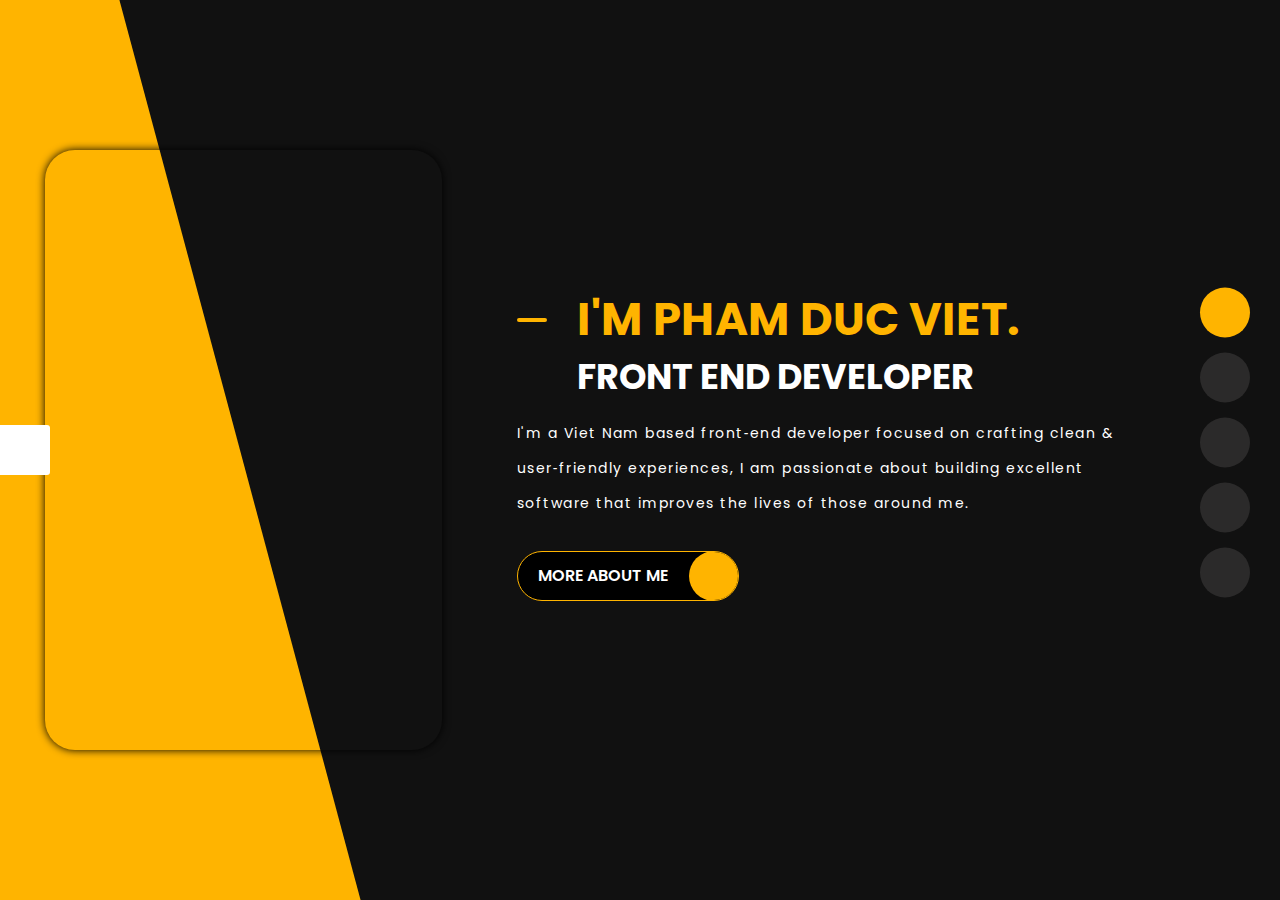
<file: index.html>
<!DOCTYPE html>
<html lang="en">

<head>
    <meta charset="UTF-8">
    <meta http-equiv="X-UA-Compatible" content="IE=edge">
    <meta name="viewport" content="width=device-width, initial-scale=1.0">
    <link href="https://fonts.googleapis.com/css2?family=Great+Vibes&display=swap" rel="stylesheet">
    <link href="https://fonts.googleapis.com/css2?family=Poppins:wght@200;300;400;500;600;700;800;900&display=swap"
        rel="stylesheet">
    <link href="https://fonts.googleapis.com/css2?family=Josefin+Slab:wght@400;500;600;700&display=swap"
        rel="stylesheet">
    <link rel="stylesheet" href="https://stackpath.bootstrapcdn.com/bootstrap/4.3.1/css/bootstrap.min.css"
        integrity="sha384-ggOyR0iXCbMQv3Xipma34MD+dH/1fQ784/j6cY/iJTQUOhcWr7x9JvoRxT2MZw1T" crossorigin="anonymous">
    <link rel="stylesheet" href="https://cdnjs.cloudflare.com/ajax/libs/font-awesome/5.15.3/css/all.min.css"
        integrity="sha512-iBBXm8fW90+nuLcSKlbmrPcLa0OT92xO1BIsZ+ywDWZCvqsWgccV3gFoRBv0z+8dLJgyAHIhR35VZc2oM/gI1w=="
        crossorigin="anonymous" />
    <title>Document</title>
    <link rel="stylesheet" href="style.css">

</head>

<body>
    <header class="header  ">
        <nav class="navbar navbar-expand-lg navbar-light header__lg">
            <button class="navbar-toggler  " type="button" data-toggle="collapse" data-target="#navbarNav"
                aria-controls="navbarNav" aria-expanded="false" aria-label="Toggle navigation">
                <i class="fas fa-bars"></i>
            </button>
            <div class="collapse navbar-collapse" id="navbarNav">
                <ul class="navbar-nav flex-column navbar__list ">
                    <li
                        class="nav__item nav__item-active active d-flex align-items-lg-center justify-content-lg-center  position-relative  rounded-circle mb-4">
                        <i class="fas fa-home"></i>
                        <a class="nav__link  position-relative " href="index.html">
                            <h2>HOME</h2> </span>
                        </a>
                    </li>
                    <li
                        class="nav__item d-flex align-items-lg-center justify-content-lg-center  position-relative  rounded-circle mb-4">
                        <i class="fas fa-user "></i>
                        <a class="nav__link position-relative" href="about.html">
                            <h2>ABOUT</h2>
                        </a>
                    </li>
                    <li
                        class="nav__item d-flex align-items-lg-center justify-content-lg-center  position-relative  rounded-circle mb-4">
                        <i class="fas fa-briefcase"></i>
                        <a class="nav__link position-relative" href="fortfolio.html">
                            <h2>FORTFOLIO</h2>
                        </a>
                    </li>
                    <li
                        class="nav__item d-flex align-items-lg-center justify-content-lg-center   position-relative  rounded-circle mb-4">
                        <i class="fas fa-envelope-open"></i>
                        <a class="nav__link  position-relative" href="contact.html">
                            <h2>CONTACT</h2>
                        </a>
                    </li>

                    <li
                        class="nav__item d-flex align-items-lg-center justify-content-lg-center position-relative  rounded-circle mb-4">
                        <i class="fas fa-comments"></i>
                        <a class="nav__link  position-relative " href="blog.html">
                            <h2>BLOG</h2>
                        </a>
                    </li>
                </ul>

            </div>
        </nav>
        <nav class="navbar navbar-expand-lg  navbar-dark header__md header__navbar">
            <div class="container">
                <h1 class="text-uppercase title__h1 ">
                </h1>

                <button class="navbar-toggler navbar__button " type="button" data-toggle="collapse"
                    data-target="#collapsibleNavbar" aria-controls="collapsibleNavbar" aria-expanded="false"
                    aria-label="Toggle navigation">
                    <i class="fas fa-bars"></i>
                </button>
            </div>
            <div class="collapse navbar-collapse  " id="collapsibleNavbar">
                <ul class="navbar-nav  navbar__list-md">
                    <li class="navbar__item-md--active ">
                        <i class="fas fa-home"></i>
                        <a class="  " href="index.html">
                            <h2>HOME</h2> </span>
                        </a>
                    </li>
                    <li class="">
                        <i class="fas fa-user "></i>
                        <a class="" href="about.html">
                            <h2>ABOUT</h2>
                        </a>
                    </li>
                    <li class=" ">
                        <i class="fas fa-briefcase"></i>
                        <a class="" href="fortfolio.html">
                            <h2>FORTFOLIO</h2>
                        </a>
                    </li>
                    <li class="">
                        <i class="fas fa-envelope-open"></i>
                        <a class=" " href="contact.html">
                            <h2>CONTACT</h2>
                        </a>
                    </li>

                    <li class="">
                        <i class="fas fa-comments"></i>
                        <a class="  " href="blog.html">
                            <h2>BLOG</h2>
                        </a>
                    </li>
                </ul>
            </div>
        </nav>

    </header>
    <main class="main">
        <section class="container-fluid   h-100 d-flex align-items-lg-center home__container">
            <div class="position-fixed  d-none d-lg-block home__color"></div>
            <div class="row h-100 my-auto d-md-flex justify-content-center justify-content-lg-start">
                <div class="col-lg-4  col-sm-4 col-5 mx-lg-5 my-auto">
                    <div class="    home__img mx-auto ">
                    </div>
                </div>
                <div class="col-lg-6 col-sm-9 col-12 ml-xl-4 my-auto  ">
                    <div class="home__content">
                        <h1 class="home__title text-uppercase display-3  font-weight-bold mb-lg-4 mb-md-2">
                            i'm pham duc viet. <br> <span class="display-4 font-weight-bold">front end
                                developer</span>
                        </h1>
                        <p class="home__desc  ">
                            I'm a Viet Nam based front‑end developer focused on crafting clean & user‑friendly
                            experiences, I am
                            passionate about building excellent software that improves the lives of those around me.
                        </p>
                        <a href="#" class="button "><span class="button__content">MORE ABOUT ME</span>
                            <i class="fas fa-arrow-right button__icon"></i></a>
                    </div>
                </div>

            </div>
        </section>

        <div class="setting">
            <i class="fas fa-cog"></i>
        </div>
    </main>


    <script src="https://code.jquery.com/jquery-3.3.1.slim.min.js"
        integrity="sha384-q8i/X+965DzO0rT7abK41JStQIAqVgRVzpbzo5smXKp4YfRvH+8abtTE1Pi6jizo"
        crossorigin="anonymous"></script>
    <script src="https://cdnjs.cloudflare.com/ajax/libs/popper.js/1.14.7/umd/popper.min.js"
        integrity="sha384-UO2eT0CpHqdSJQ6hJty5KVphtPhzWj9WO1clHTMGa3JDZwrnQq4sF86dIHNDz0W1"
        crossorigin="anonymous"></script>
    <script src="https://stackpath.bootstrapcdn.com/bootstrap/4.3.1/js/bootstrap.min.js"
        integrity="sha384-JjSmVgyd0p3pXB1rRibZUAYoIIy6OrQ6VrjIEaFf/nJGzIxFDsf4x0xIM+B07jRM"
        crossorigin="anonymous"></script>
    <script>
            //
    </script>
</body>

</html>
</file>
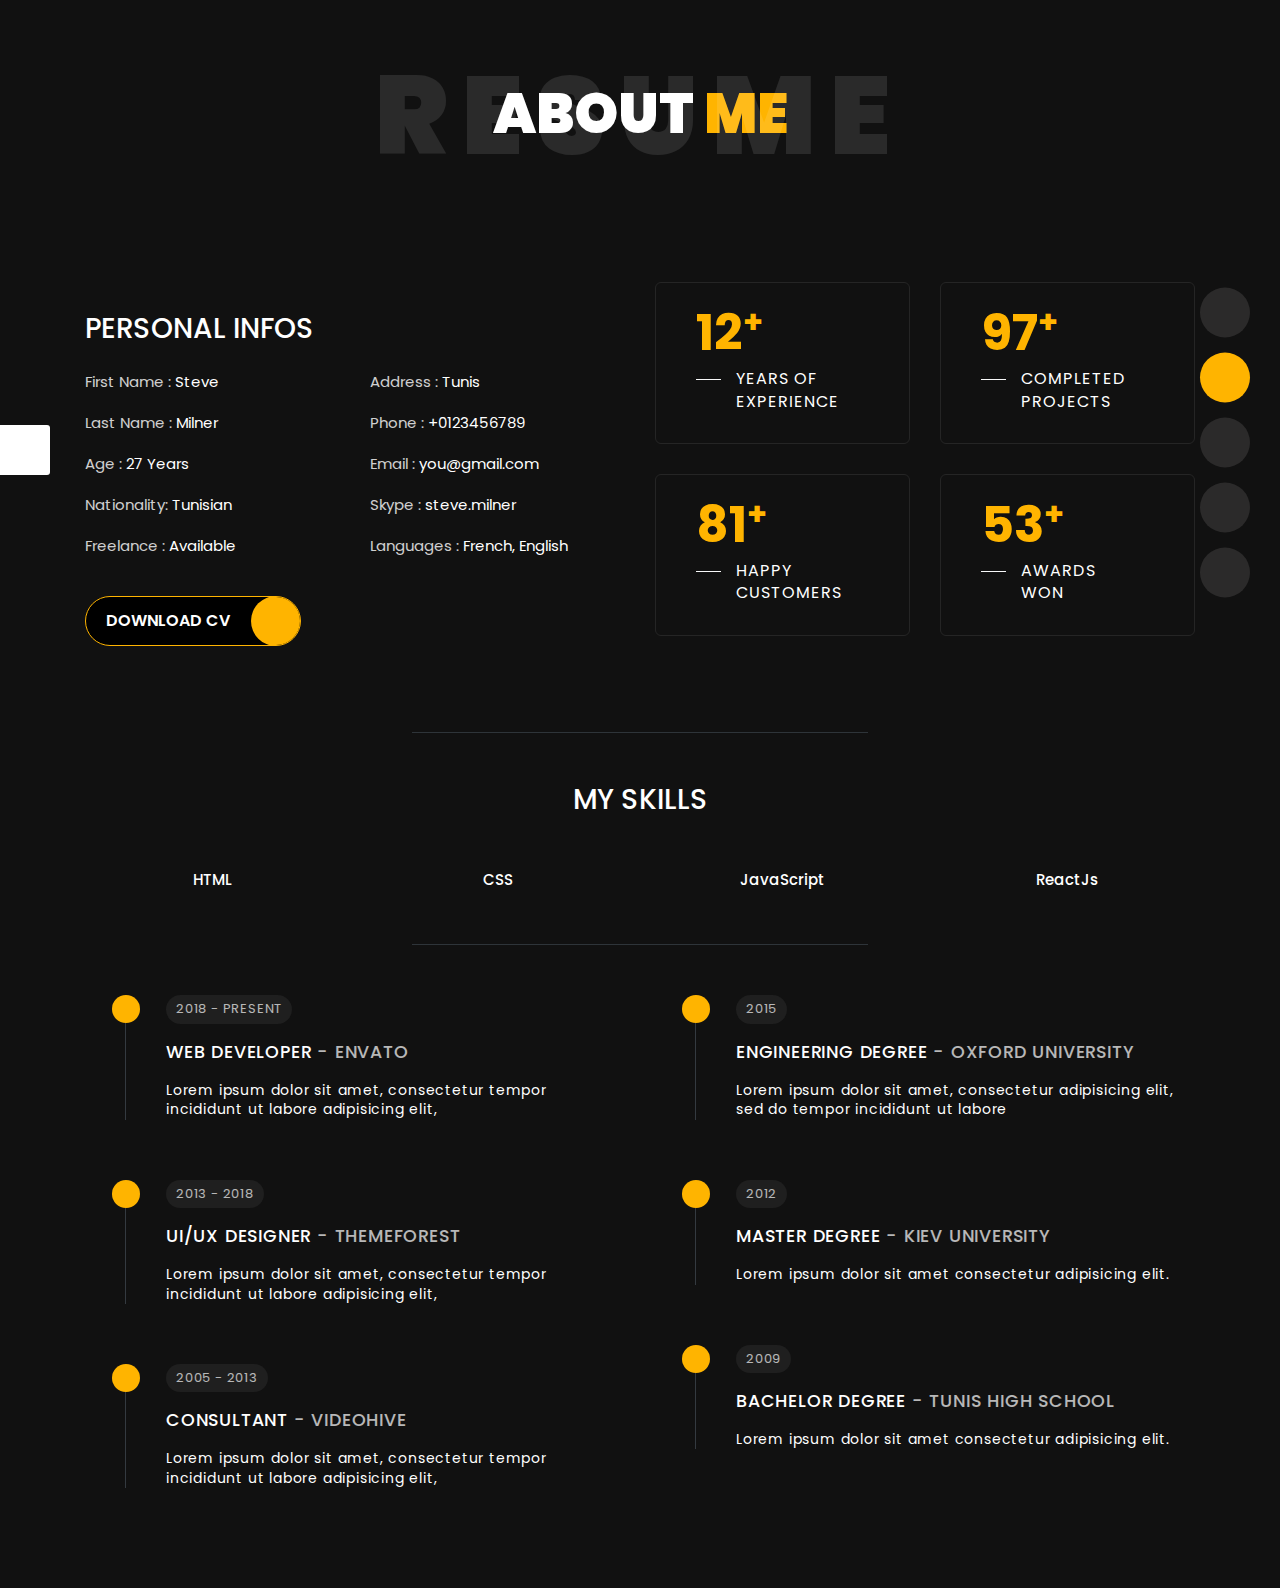
<file: about.html>
<!DOCTYPE html>
<html lang="en">

<head>
    <meta charset="UTF-8">
    <meta http-equiv="X-UA-Compatible" content="IE=edge">
    <meta name="viewport" content="width=device-width, initial-scale=1.0">
    <link href="https://fonts.googleapis.com/css2?family=Great+Vibes&display=swap" rel="stylesheet">
    <link href="https://fonts.googleapis.com/css2?family=Poppins:wght@200;300;400;500;600;700;800;900&display=swap"
        rel="stylesheet">
    <link href="https://fonts.googleapis.com/css2?family=Josefin+Slab:wght@400;500;600;700&display=swap"
        rel="stylesheet">
    <link rel="stylesheet" href="https://stackpath.bootstrapcdn.com/bootstrap/4.3.1/css/bootstrap.min.css"
        integrity="sha384-ggOyR0iXCbMQv3Xipma34MD+dH/1fQ784/j6cY/iJTQUOhcWr7x9JvoRxT2MZw1T" crossorigin="anonymous">
    <link rel="stylesheet" href="https://cdnjs.cloudflare.com/ajax/libs/font-awesome/5.15.3/css/all.min.css"
        integrity="sha512-iBBXm8fW90+nuLcSKlbmrPcLa0OT92xO1BIsZ+ywDWZCvqsWgccV3gFoRBv0z+8dLJgyAHIhR35VZc2oM/gI1w=="
        crossorigin="anonymous" />
    <title>About</title>
    <link rel="stylesheet" href="style.css">

</head>

<body>
    <header class="header  ">
        <nav class="navbar navbar-expand-lg navbar-light header__lg">
            <button class="navbar-toggler  " type="button" data-toggle="collapse" data-target="#navbarNav"
                aria-controls="navbarNav" aria-expanded="false" aria-label="Toggle navigation">
                <i class="fas fa-bars"></i>
            </button>
            <div class="collapse navbar-collapse" id="navbarNav">
                <ul class="navbar-nav flex-column navbar__list ">
                    <li
                        class="nav__item  active d-flex align-items-lg-center justify-content-lg-center  position-relative  rounded-circle mb-4">
                        <i class="fas fa-home"></i>
                        <a class="nav__link  position-relative " href="index.html">
                            <h2>HOME</h2> </span>
                        </a>
                    </li>
                    <li
                        class="nav__item nav__item-active  d-flex align-items-lg-center justify-content-lg-center  position-relative  rounded-circle mb-4">
                        <i class="fas fa-user "></i>
                        <a class="nav__link position-relative" href="about.html">
                            <h2>ABOUT</h2>
                        </a>
                    </li>
                    <li
                        class="nav__item d-flex align-items-lg-center justify-content-lg-center  position-relative  rounded-circle mb-4">
                        <i class="fas fa-briefcase"></i>
                        <a class="nav__link position-relative" href="fortfolio.html">
                            <h2>FORTFOLIO</h2>
                        </a>
                    </li>
                    <li
                        class="nav__item d-flex align-items-lg-center justify-content-lg-center   position-relative  rounded-circle mb-4">
                        <i class="fas fa-envelope-open"></i>
                        <a class="nav__link  position-relative" href="contact.html">
                            <h2>CONTACT</h2>
                        </a>
                    </li>

                    <li
                        class="nav__item d-flex align-items-lg-center justify-content-lg-center position-relative  rounded-circle mb-4">
                        <i class="fas fa-comments"></i>
                        <a class="nav__link  position-relative " href="blog.html">
                            <h2>BLOG</h2>
                        </a>
                    </li>
                </ul>

            </div>
        </nav>
        <nav class="navbar navbar-expand-lg  navbar-dark header__md header__navbar">
            <div class="container ">
                <h1 class="text-uppercase title__h1 ">
                    About <span>me</span>
                </h1>

                <button class="navbar-toggler navbar__button " type="button" data-toggle="collapse"
                    data-target="#collapsibleNavbar" aria-controls="collapsibleNavbar" aria-expanded="false"
                    aria-label="Toggle navigation">
                    <i class="fas fa-bars"></i>
                </button>
            </div>
            <div class="collapse navbar-collapse  " id="collapsibleNavbar">
                <ul class="navbar-nav  navbar__list-md">
                    <li class=" ">
                        <i class="fas fa-home"></i>
                        <a class="  " href="index.html">
                            <h2>HOME</h2> </span>
                        </a>
                    </li>
                    <li class="navbar__item-md--active">
                        <i class="fas fa-user "></i>
                        <a class="" href="about.html">
                            <h2>ABOUT</h2>
                        </a>
                    </li>
                    <li class=" ">
                        <i class="fas fa-briefcase"></i>
                        <a class="" href="fortfolio.html">
                            <h2>FORTFOLIO</h2>
                        </a>
                    </li>
                    <li class="">
                        <i class="fas fa-envelope-open"></i>
                        <a class=" " href="contact.html">
                            <h2>CONTACT</h2>
                        </a>
                    </li>

                    <li class="">
                        <i class="fas fa-comments"></i>
                        <a class="  " href="blog.html">
                            <h2>BLOG</h2>
                        </a>
                    </li>
                </ul>
            </div>
        </nav>

    </header>
    <main class="main">
        <div class="about">
            <section class="about__title">
                <div class="title position-relative text-center h-25">
                    <h1 class="text-uppercase title__h1">
                        About <span>me</span>
                    </h1>
                    <span class="position-absolute  text-uppercase text-center display-1 title-bg">
                        resume
                    </span>
                </div>
            </section>
            <section class="about__personal-info">
                <div class="container">
                    <div class="row about__info">
                        <div class="col-xl-6 col-lg-5 col-md-12 col-12 mb-5">
                            <div class="row">
                                <div class="col-sm-6 col-8 mx-auto mb-5">
                                    <div class="about__img mx-auto ">
                                    </div>
                                </div>
                                <div class="col-12 ">
                                    <h3 class=" sub-title text-uppercase ">PERSONAL INFOS </h3>
                                </div>
                                <div class="col-6">
                                    <ul class="info__list">
                                        <li><span>First Name :</span><span> Steve</span></li>
                                        <li><span>Last Name :</span><span> Milner</span></li>
                                        <li><span>Age :</span><span> 27 Years</span></li>

                                        <li><span>Nationality: </span><span> Tunisian</span></li>
                                        <li><span>Freelance :</span><span> Available</span></li>
                                    </ul>
                                </div>
                                <div class="col-6">
                                    <ul class="info__list">
                                        <li><span>Address :</span><span> Tunis</span></li>
                                        <li><span>Phone : </span><span> +0123456789</span></li>
                                        <li><span>Email :</span><span> you@gmail.com</span></li>
                                        <li><span>Skype :</span><span> steve.milner</span></li>
                                        <li><span>Languages :</span><span> French, English</span></li>
                                    </ul>
                                </div>
                                <div class="col-12 mt-5">
                                    <a href="#" class="button "><span class="button__content text-uppercase">Download
                                            cv</span>
                                        <i class="fas fa-download button__icon"></i></a>
                                </div>
                            </div>
                        </div>
                        <div class="col-xl-6 col-lg-6 col-md-12">
                            <div class="row">
                                <div class="col-md-6 col-9 mx-auto">
                                    <div class="about__experience">
                                        <h3>12</h3>
                                        <p class="text-uppercase">years of <br>experience</p>
                                    </div>
                                </div>
                                <div class="col-md-6 col-9 mx-auto"">
                                    <div class=" about__experience">
                                    <h3>97</h3>
                                    <p class="text-uppercase">COMPLETED
                                        <br>PROJECTS
                                    </p>
                                </div>
                            </div>
                            <div class="col-md-6 col-9 mx-auto"">
                                    <div class=" about__experience">
                                <h3>81</h3>
                                <p class="text-uppercase">happy <br>customers</p>
                            </div>
                        </div>
                        <div class="col-md-6 col-9 mx-auto"">
                                    <div class=" about__experience">
                            <h3>53</h3>
                            <p class="text-uppercase">awards<br>won</p>
                        </div>
                    </div>
                </div>
        </div>
        </div>
        </div>
        </section>
        <hr class="col-4 ">
        <section class="about__skill">
            <div class="container">
                <div class="text-center">
                    <h3 class="text-uppercase sub-title text-center">
                        my skills
                    </h3>
                </div>
                <div class="skill__list">
                    <div class="row">
                        <div class="col-lg-3 col-6">
                            <div class="skill__item text-center mx-auto ">
                                <i class="fab fa-html5"></i>
                                <h4>HTML</h4>
                            </div>
                        </div>
                        <div class="col-lg-3 col-6">
                            <div class="skill__item text-center mx-auto">
                                <i class="fab fa-css3-alt"></i>
                                <h4>CSS</h4>
                            </div>

                        </div>
                        <div class="col-lg-3 col-6">
                            <div class="skill__item text-center mx-auto">
                                <i class="fab fa-js"></i>
                                <h4>JavaScript</h4>
                            </div>

                        </div>
                        <div class="col-lg-3 col-6">
                            <div class="skill__item text-center mx-auto">
                                <i class="fab fa-react"></i>
                                <h4>ReactJs</h4>
                            </div>

                        </div>

                    </div>
                </div>
            </div>

        </section>
        <hr class="col-4 ">
        <section class="about__education">
            <div class="container">
                <div class="row">
                    <div class="col-lg-6 col-md-12">
                        <ul class="education__list">
                            <li class="position-relative text-to">
                                <i class="fas fa-briefcase education__icon position-absolute  po"></i>
                                <div class="education__content h-100">
                                    <span class="education__timeline">2018 - PRESENT</span>
                                    <h3 class="education__title">WEB DEVELOPER <span>- ENVATO</span></h3>
                                    <p class="education__desc">Lorem ipsum dolor sit amet, consectetur tempor
                                        incididunt ut labore adipisicing elit,
                                    </p>
                                </div>
                            </li>
                            <li class="position-relative">
                                <i class="fas fa-briefcase education__icon position-absolute "></i>
                                <div class="education__content">
                                    <span class="education__timeline">2013 - 2018</span>
                                    <h3 class="education__title">UI/UX DESIGNER <span>- THEMEFOREST</span></h3>
                                    <p class="education__desc">Lorem ipsum dolor sit amet, consectetur tempor
                                        incididunt ut labore adipisicing elit,
                                    </p>
                                </div>
                            </li>
                            <li class="position-relative">
                                <i class="fas fa-briefcase education__icon position-absolute "></i>
                                <div class="education__content">
                                    <span class="education__timeline">2005 - 2013</span>
                                    <h3 class="education__title">CONSULTANT <span>- VIDEOHIVE</span></h3>
                                    <p class="education__desc">Lorem ipsum dolor sit amet, consectetur tempor
                                        incididunt ut labore adipisicing elit,
                                    </p>
                                </div>
                            </li>

                        </ul>
                    </div>
                    <div class="col-lg-6 col-md-12">
                        <ul class="education__list">
                            <li class="position-relative">
                                <i class="fas fa-briefcase education__icon position-absolute "></i>
                                <div class="education__content">
                                    <span class="education__timeline">2015</span>
                                    <h3 class="education__title">ENGINEERING DEGREE <span>- OXFORD UNIVERSITY</span>
                                    </h3>
                                    <p class="education__desc">Lorem ipsum dolor sit amet, consectetur adipisicing
                                        elit, sed do tempor incididunt ut labore
                                    </p>
                                </div>
                            </li>
                            <li class="position-relative">
                                <i class="fas fa-briefcase education__icon position-absolute "></i>
                                <div class="education__content">
                                    <span class="education__timeline">2012</span>
                                    <h3 class="education__title">MASTER DEGREE <span>- KIEV UNIVERSITY</span></h3>
                                    <p class="education__desc">Lorem ipsum dolor sit amet consectetur adipisicing
                                        elit.
                                    </p>
                                </div>
                            </li>
                            <li class="position-relative">
                                <i class="fas fa-briefcase education__icon position-absolute "></i>
                                <div class="education__content">
                                    <span class="education__timeline">2009</span>
                                    <h3 class="education__title">BACHELOR DEGREE <span>- TUNIS HIGH SCHOOL</span>
                                    </h3>
                                    <p class="education__desc">Lorem ipsum dolor sit amet consectetur adipisicing
                                        elit.
                                    </p>
                                </div>
                            </li>

                        </ul>
                    </div>
                </div>
            </div>
        </section>
        </div>
        <div class="setting">
            <i class="fas fa-cog"></i>
        </div>
    </main>

    <script src="https://code.jquery.com/jquery-3.3.1.slim.min.js"
        integrity="sha384-q8i/X+965DzO0rT7abK41JStQIAqVgRVzpbzo5smXKp4YfRvH+8abtTE1Pi6jizo"
        crossorigin="anonymous"></script>
    <script src="https://cdnjs.cloudflare.com/ajax/libs/popper.js/1.14.7/umd/popper.min.js"
        integrity="sha384-UO2eT0CpHqdSJQ6hJty5KVphtPhzWj9WO1clHTMGa3JDZwrnQq4sF86dIHNDz0W1"
        crossorigin="anonymous"></script>
    <script src="https://stackpath.bootstrapcdn.com/bootstrap/4.3.1/js/bootstrap.min.js"
        integrity="sha384-JjSmVgyd0p3pXB1rRibZUAYoIIy6OrQ6VrjIEaFf/nJGzIxFDsf4x0xIM+B07jRM"
        crossorigin="anonymous"></script>
    <script>
        //
    </script>
</body>

</html>
</file>
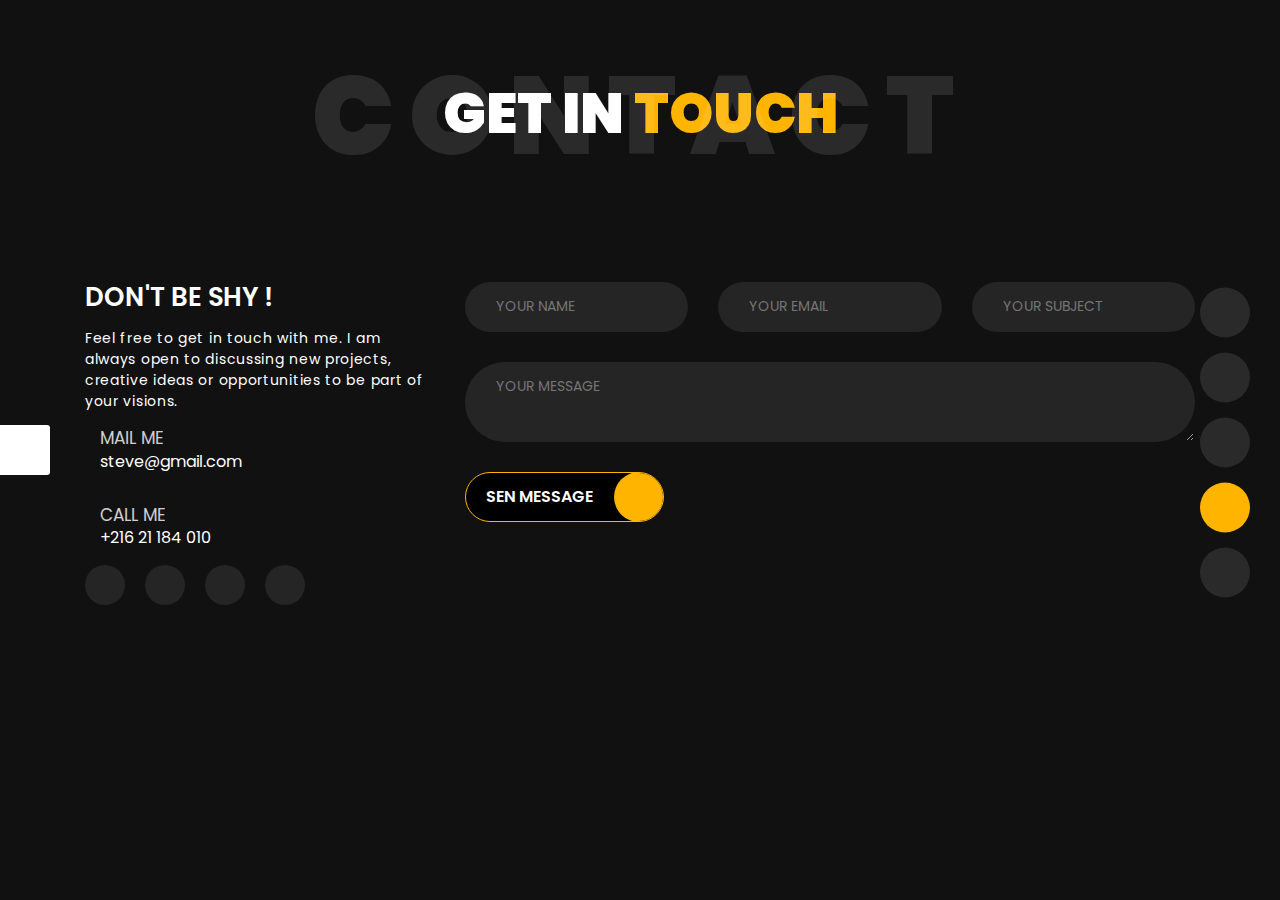
<file: contact.html>
<!DOCTYPE html>
<html lang="en">

<head>
    <meta charset="UTF-8">
    <meta http-equiv="X-UA-Compatible" content="IE=edge">
    <meta name="viewport" content="width=device-width, initial-scale=1.0">
    <link href="https://fonts.googleapis.com/css2?family=Great+Vibes&display=swap" rel="stylesheet">
    <link href="https://fonts.googleapis.com/css2?family=Poppins:wght@200;300;400;500;600;700;800;900&display=swap"
        rel="stylesheet">
    <link href="https://fonts.googleapis.com/css2?family=Josefin+Slab:wght@400;500;600;700&display=swap"
        rel="stylesheet">
    <link rel="stylesheet" href="https://stackpath.bootstrapcdn.com/bootstrap/4.3.1/css/bootstrap.min.css"
        integrity="sha384-ggOyR0iXCbMQv3Xipma34MD+dH/1fQ784/j6cY/iJTQUOhcWr7x9JvoRxT2MZw1T" crossorigin="anonymous">
    <link rel="stylesheet" href="https://cdnjs.cloudflare.com/ajax/libs/font-awesome/5.15.3/css/all.min.css"
        integrity="sha512-iBBXm8fW90+nuLcSKlbmrPcLa0OT92xO1BIsZ+ywDWZCvqsWgccV3gFoRBv0z+8dLJgyAHIhR35VZc2oM/gI1w=="
        crossorigin="anonymous" />
    <title>Contact</title>
    <link rel="stylesheet" href="style.css">

</head>

<body>
    <header class="header  ">
        <nav class="navbar navbar-expand-lg navbar-light header__lg">
            <button class="navbar-toggler  " type="button" data-toggle="collapse" data-target="#navbarNav"
                aria-controls="navbarNav" aria-expanded="false" aria-label="Toggle navigation">
                <i class="fas fa-bars"></i>
            </button>
            <div class="collapse navbar-collapse" id="navbarNav">
                <ul class="navbar-nav flex-column navbar__list ">
                    <li
                        class="nav__item  d-flex align-items-lg-center justify-content-lg-center  position-relative  rounded-circle mb-4">
                        <i class="fas fa-home"></i>
                        <a class="nav__link  position-relative " href="index.html">
                            <h2>HOME</h2> </span>
                        </a>
                    </li>
                    <li
                        class="nav__item d-flex align-items-lg-center justify-content-lg-center  position-relative  rounded-circle mb-4">
                        <i class="fas fa-user "></i>
                        <a class="nav__link position-relative" href="about.html">
                            <h2>ABOUT</h2>
                        </a>
                    </li>
                    <li
                        class="nav__item d-flex align-items-lg-center justify-content-lg-center  position-relative  rounded-circle mb-4">
                        <i class="fas fa-briefcase"></i>
                        <a class="nav__link position-relative" href="fortfolio.html">
                            <h2>FORTFOLIO</h2>
                        </a>
                    </li>
                    <li
                        class="nav__item nav__item-active  d-flex align-items-lg-center justify-content-lg-center   position-relative  rounded-circle mb-4">
                        <i class="fas fa-envelope-open"></i>
                        <a class="nav__link  position-relative" href="contact.html">
                            <h2>CONTACT</h2>
                        </a>
                    </li>

                    <li
                        class="nav__item d-flex align-items-lg-center justify-content-lg-center position-relative  rounded-circle mb-4">
                        <i class="fas fa-comments"></i>
                        <a class="nav__link  position-relative " href="blog.html">
                            <h2>BLOG</h2>
                        </a>
                    </li>
                </ul>

            </div>
        </nav>
        <nav class="navbar navbar-expand-lg  navbar-dark header__md header__navbar">
            <div class="container">
                <h1 class="text-uppercase title__h1 ">
                    get in <span>touch</span>
                </h1>

                <button class="navbar-toggler navbar__button " type="button" data-toggle="collapse"
                    data-target="#collapsibleNavbar" aria-controls="collapsibleNavbar" aria-expanded="false"
                    aria-label="Toggle navigation">
                    <i class="fas fa-bars"></i>
                </button>
            </div>
            <div class="collapse navbar-collapse  " id="collapsibleNavbar">
                <ul class="navbar-nav  navbar__list-md">
                    <li class=" ">
                        <i class="fas fa-home"></i>
                        <a class="  " href="index.html">
                            <h2>HOME</h2> </span>
                        </a>
                    </li>
                    <li class="">
                        <i class="fas fa-user "></i>
                        <a class="" href="about.html">
                            <h2>ABOUT</h2>
                        </a>
                    </li>
                    <li class=" ">
                        <i class="fas fa-briefcase"></i>
                        <a class="" href="fortfolio.html">
                            <h2>FORTFOLIO</h2>
                        </a>
                    </li>
                    <li class="navbar__item-md--active">
                        <i class="fas fa-envelope-open "></i>
                        <a class=" " href="contact.html">
                            <h2>CONTACT</h2>
                        </a>
                    </li>

                    <li class="">
                        <i class="fas fa-comments"></i>
                        <a class="  " href="blog.html">
                            <h2>BLOG</h2>
                        </a>
                    </li>
                </ul>
            </div>
        </nav>

    </header>
    <main class="main">
        <div class="contact">
            <section class="contact__title">
                <div class="title position-relative text-center h-25">
                    <h1 class="text-uppercase title__h1">
                        get in <span>touch</span>
                    </h1>
                    <span class="position-absolute  text-uppercase text-center display-1 title-bg">
                        contact
                    </span>
                </div>
            </section>
            <section class="contact__container">
                <div class="container">
                    <div class="row">
                        <div class="col-xl-4 col-lg-12">
                            <div class="contact__info">
                                <div class="row">
                                    <div class="col-xl-12 col-lg-6 col-md-12">
                                        <div class="info__title mb-4 ">
                                            <h3 class="text-uppercase ">don't be shy !</h3>
                                        </div>
                                        <p class="info__desc mb-4">Feel free to get in touch with me. I am always open
                                            to
                                            discussing
                                            new projects, creative ideas or opportunities to be part of your visions.
                                        </p>
                                    </div>
                                    <div class="col-xl-12 col-lg-6 col-md-12">
                                        <div class="d-flex  mb-5 info__email">
                                            <i class="fas fa-envelope-open mr-4 "></i>
                                            <div>
                                                <span class="text-uppercase d-block">Mail me</span>
                                                <span>steve@gmail.com</span>
                                            </div>
                                        </div>
                                        <div class="d-flex mb-4 info__phone">
                                            <i class="fas fa-phone-square-alt mr-4"></i>
                                            <div>
                                                <span class="text-uppercase d-block ">call me</span>
                                                <span>+216 21 184 010</span>
                                            </div>
                                        </div>
                                    </div>
                                    <div class="col-xl-12 col-lg-6 col-md-12">
                                        <ul class="contact__social d-flex pl-0 ">
                                            <li><i class="fab fa-facebook-f"></i></li>
                                            <li><i class="fab fa-twitter"></i></li>
                                            <li><i class="fab fa-youtube"></i></li>
                                            <li><i class="fab fa-dribbble"></i></li>
                                        </ul>
                                    </div>




                                </div>
                            </div>
                            <div class="contact__form"></div>
                        </div>
                        <div class=" col-xl-8 col-lg-12">
                            <div class="contact__form">
                                <form action="#">
                                    <div class="row">
                                        <div class="col-lg-4 col-sm-12 mb-5">
                                            <input type="text" placeholder="YOUR NAME">
                                        </div>
                                        <div class="col-lg-4 col-sm-12 mb-5">
                                            <input type="email" placeholder="YOUR EMAIL">
                                        </div>
                                        <div class="col-lg-4 col-sm-12 mb-5">
                                            <input type="text" placeholder="YOUR SUBJECT">
                                        </div>
                                        <div class="col-12 mb-5">
                                            <textarea placeholder="YOUR MESSAGE"></textarea>
                                        </div>
                                        <div class="col-12">
                                            <a href="#" class="button "><span class="button__content text-uppercase">sen
                                                    message</span>
                                                <i class="fab fa-telegram-plane button__icon"></i></a>
                                        </div>
                                    </div>
                                </form>
                            </div>
                        </div>
                    </div>
                </div>
            </section>
        </div>
    </main>
    <div class="setting">
        <i class="fas fa-cog"></i>
    </div>
    <script src="https://code.jquery.com/jquery-3.3.1.slim.min.js"
        integrity="sha384-q8i/X+965DzO0rT7abK41JStQIAqVgRVzpbzo5smXKp4YfRvH+8abtTE1Pi6jizo"
        crossorigin="anonymous"></script>
    <script src="https://cdnjs.cloudflare.com/ajax/libs/popper.js/1.14.7/umd/popper.min.js"
        integrity="sha384-UO2eT0CpHqdSJQ6hJty5KVphtPhzWj9WO1clHTMGa3JDZwrnQq4sF86dIHNDz0W1"
        crossorigin="anonymous"></script>
    <script src="https://stackpath.bootstrapcdn.com/bootstrap/4.3.1/js/bootstrap.min.js"
        integrity="sha384-JjSmVgyd0p3pXB1rRibZUAYoIIy6OrQ6VrjIEaFf/nJGzIxFDsf4x0xIM+B07jRM"
        crossorigin="anonymous"></script>
    <script>
                    //
    </script>
</body>

</html>
</file>
<file: style.css>
html {
    font-size: 62.5%;
}

:root {
    --blue: #007bff;
    --indigo: #6610f2;
    --purple: #6f42c1;
    --pink: #e83e8c;
    --red: #dc3545;
    --orange: #fd7e14;
    --yellow: #ffb400;
    --green: #28a745;
    --teal: #20c997;
    --cyan: #17a2b8;
    --white: #fff;
    --gray: #6c757d;
    --gray-dark: #343a40;
    --primary: #007bff;
    --secondary: #6c757d;
    --success: #28a745;
    --info: #17a2b8;
    --warning: #ffc107;
    --danger: #dc3545;
    --light: #f8f9fa;
    --dark: #343a40;
    --black: #000;
    --bgc-color: #111111;
    --bgc-header: #2b2a2a;
    --border-blurred: #252525;

    --breakpoint-xs: 0;
    --breakpoint-sm: 576px;
    --breakpoint-md: 768px;
    --breakpoint-lg: 992px;
    --breakpoint-xl: 1200px;
}

*,
*:after,
*::before {
    box-sizing: border-box;
    -webkit-box-sizing: border-box;
}

a {
    text-decoration: none !important;
    color: var(--white);
}
a:hover {
    text-decoration: none !important;
    color: var(--white);
}
ol,
ul {
    list-style: none;
}
img {
    max-width: 100%;
    object-fit: cover;
    vertical-align: middle;
}

body {
    line-height: 1.4;
    font-weight: 400;
    font-size: 1.4rem;
    color: var(--white) !important;
    font-family: "Poppins", sans-serif;
    scroll-behavior: smooth;
}

.button {
    position: relative;
    display: inline-block;
    font-size: 1.6rem;
    padding: 1.3rem 7rem 1.3rem 2rem;
    font-weight: 600;
    color: var(--white) !important;
    background-color: var(--black);
    cursor: pointer;
    border-radius: 10rem;
    border: 1px var(--yellow) solid;
    -webkit-border-radius: 10rem;
    -moz-border-radius: 10rem;
    -ms-border-radius: 10rem;
    -o-border-radius: 10rem;
    transition: all 0.4s ease-in-out;
    -webkit-transition: all 0.4s ease-in-out;
    -moz-transition: all 0.4s ease-in-out;
    -ms-transition: all 0.4s ease-in-out;
    -o-transition: all 0.4s ease-in-out;
    overflow: hidden;
}
.button::before {
    content: "";
    position: absolute;
    top: 0;
    right: -100%;
    z-index: 2;
    width: 100%;
    height: 100%;
    line-height: 5rem;

    transition: all 0.5s ease-in-out;
    -webkit-transition: all 0.5s ease-in-out;
    -moz-transition: all 0.5s ease-in-out;
    -ms-transition: all 0.5s ease-in-out;
    -o-transition: all 0.5s ease-in-out;
    background-color: var(--yellow);
}
.button__content {
    color: var(--white);
    position: relative;
    z-index: 5;
}
.button:hover::before {
    right: 0;
}
.button__icon {
    position: absolute;
    top: 0;
    right: 0;
    z-index: 5;
    display: flex;
    justify-content: center;
    align-items: center;
    width: 5rem;
    height: 5rem;
    color: var(--white);
    margin: -1px;
    background-color: var(--yellow);
    border-radius: 50%;
    -webkit-border-radius: 50%;
    -moz-border-radius: 50%;
    -ms-border-radius: 50%;
    -o-border-radius: 50%;
}

.form__input {
    border: 0;
    outline: none;
    background-color: transparent;
    flex-grow: 1;
    font-size: 1.4rem;
    padding: 0 1.5rem 0 0;
    font-family: "Poppins";
}
.form__btn {
    background-color: transparent;
    border: 0;
    outline: none;
    cursor: pointer;
    padding: 0;
    font-size: 1.4rem;
    font-family: "Poppins";
}

.text-clamp {
    display: -webkit-box;
    -webkit-box-orient: vertical;
    overflow: hidden;
    text-overflow: ellipsis;
}
.text-clamp--1 {
    -webkit-line-clamp: 1;
}
.text-clamp--3 {
    -webkit-line-clamp: 3;
}
.text-clamp--5 {
    -webkit-line-clamp: 5;
}
.title {
    padding: 8rem 0;
    margin-bottom: 5rem;
}
.title__h1 {
    font-size: 5.6rem;
    font-weight: 900;
}
.title__h1 > span {
    color: var(--yellow);
}
.title-bg {
    top: 50%;
    left: 50%;
    font-weight: 900;
    font-size: 11rem;
    letter-spacing: 1.4rem;
    opacity: 0.1;
    transform: translate(-50%, -50%);
    -webkit-transform: translate(-50%, -50%);
    -moz-transform: translate(-50%, -50%);
    -ms-transform: translate(-50%, -50%);
    -o-transform: translate(-50%, -50%);
}
.sub-title {
    font-size: 2.8rem;
    font-weight: 500;
}

.text-clamp {
    display: -webkit-box;
    -webkit-box-orient: vertical;
    overflow: hidden;
    text-overflow: ellipsis;
}
.text-clamp--1 {
    -webkit-line-clamp: 1;
}
.text-clamp--2 {
    -webkit-line-clamp: 2;
}
.text-clamp--5 {
    -webkit-line-clamp: 5;
}
/* ---------------------------------------------- setting --------------------------------------- */
.setting {
    display: flex;
    align-items: center;
    justify-content: center;
    position: fixed;
    top: 50%;
    left: 0;
    transform: translateY(-50%);
    height: 5rem;
    width: 5rem;
    border-radius: 0 3px 3px 0;
    background-color: var(--white);
    text-align: center;
    -webkit-transform: translateY(-50%);
    -moz-transform: translateY(-50%);
    -ms-transform: translateY(-50%);
    -o-transform: translateY(-50%);
    -webkit-border-radius: 0 3px 3px 0;
    -moz-border-radius: 0 3px 3px 0;
    -ms-border-radius: 0 3px 3px 0;
    -o-border-radius: 0 3px 3px 0;
}
.setting i {
    color: var(--black);
    font-size: 2.2rem;
    animation: spin360 2s infinite;
    -webkit-animation: spin360 2s infinite linear;
}

/* ---------------------------------------------- header --------------------------------------- */

.header {
    position: fixed;
    right: 2rem;
    top: 50%;
    transform: translateY(-50%);
    -webkit-transform: translateY(-50%);
    -moz-transform: translateY(-50%);
    -ms-transform: translateY(-50%);
    -o-transform: translateY(-50%);
    z-index: 999;
}
.header i {
    color: var(--white);
}
.nav__item {
    background-color: var(--bgc-header);
    width: 5rem;
    height: 5rem;
    transition: all 0.4s ease;
    border-radius: 50%;
    -webkit-border-radius: 50%;
    -moz-border-radius: 50%;
    -ms-border-radius: 50%;
    -o-border-radius: 50%;
}
.nav__item-active {
    background-color: var(--yellow);
}
.nav__item i {
    position: absolute;
    top: 50%;
    left: 50%;
    transform: translate(-50%, -50%);
    -webkit-transform: translate(-50%, -50%);
    -moz-transform: translate(-50%, -50%);
    -ms-transform: translate(-50%, -50%);
    -o-transform: translate(-50%, -50%);
}
.nav__link {
    height: 100%;
    width: 100%;
    top: 0;
    right: 0;
    display: flex;
    align-items: center;
    transition: all 0.4s ease;
    -webkit-transition: all 0.4s ease;
    -moz-transition: all 0.4s ease;
    -ms-transition: all 0.4s ease;
    -o-transition: all 0.4s ease;
    border-radius: 5rem;
    -webkit-border-radius: 5rem;
    -moz-border-radius: 5rem;
    -ms-border-radius: 5rem;
    -o-border-radius: 5rem;
}
.nav__link > h2 {
    position: absolute;
    z-index: -1;
    top: 0;
    right: 0;
    opacity: 0;
    visibility: hidden;
    padding: 0 4rem 0 2rem;
    color: var(--white);
    transition: all 0.4s linear;
    background-color: var(--yellow);
    overflow: hidden;
    transition: all 0.4s ease;
    -webkit-transition: all 0.4s ease;
    -moz-transition: all 0.4s ease;
    -ms-transition: all 0.4s ease;
    -o-transition: all 0.4s ease;
    border-radius: 2.5rem;
    -webkit-border-radius: 2.5rem;
    -moz-border-radius: 2.5rem;
    -ms-border-radius: 2.5rem;
    -o-border-radius: 2.5rem;
    line-height: 5rem;
}

.nav__link:hover h2,
.nav__item:hover h2 {
    background-color: var(--yellow);
    right: 2.5rem;
    opacity: 1;
    visibility: visible;
    border-radius: 2.5rem 0 0 2.5rem;
    -webkit-border-radius: 2.5rem 0 0 2.5rem;
    -moz-border-radius: 2.5rem 0 0 2.5rem;
    -ms-border-radius: 2.5rem 0 0 2.5rem;
    -o-border-radius: 2.5rem 0 0 2.5rem;
}
.nav__item:hover {
    background-color: var(--yellow);
}
/* ----------------------------------------------------------- home -------------------------------------------------- */

.home__container {
    background-color: var(--bgc-color);
    width: 100vw;
    min-height: 100vh;
}
.home__img {
    width: 100%;
    min-height: 60rem;
    padding-top: 100%;
    background-image: url("http://slimhamdi.net/tunis/dark/img/2.jpg");
    border-radius: 3rem;
    -webkit-border-radius: 3rem;
    -moz-border-radius: 3rem;
    -ms-border-radius: 3rem;
    -o-border-radius: 3rem;
    background-size: cover;
    background-position: center;
    background-repeat: no-repeat;
    box-shadow: 0px 0px 9px rgba(0, 0, 0, 1);
}
.home__color {
    width: 100%;
    height: 200%;
    background-color: var(--yellow);
    transform: rotate(-15deg);
    left: -80%;
    top: -34%;
    -webkit-transform: rotate(-15deg);
    -moz-transform: rotate(-15deg);
    -ms-transform: rotate(-15deg);
    -o-transform: rotate(-15deg);
}
.home__title {
    color: var(--yellow);
    position: relative;
    padding-left: 6rem;
}
.home__title span {
    color: var(--white);
}

.home__title::before {
    content: "";
    position: absolute;
    top: 25%;
    left: 0;
    background-color: var(--yellow);
    height: 4px;
    width: 3rem;
    border-radius: 2px;
    transform: translateY(-50%);
    font-size: 2rem;
    font-weight: 600;
    -webkit-transform: translateY(-50%);
    -moz-transform: translateY(-50%);
    -ms-transform: translateY(-50%);
    -o-transform: translateY(-50%);
    -webkit-border-radius: 2px;
    -moz-border-radius: 2px;
    -ms-border-radius: 2px;
    -o-border-radius: 2px;
}
.home__desc {
    letter-spacing: 1.5px;
    line-height: 2.5;
    margin-bottom: 3rem;
}
.button__toggle {
    outline: none !important;
}
.button__toggle i {
    color: var(--secondary);
    font-size: 2rem;
}
/* ----------------------------------------------------------- about -------------------------------------------------- */
.about {
    background-color: var(--bgc-color);
    min-height: 100vh;
}
.about__img {
    display: none;
    width: 100%;
    height: 0;
    padding-top: 100%;
    background-image: url("http://slimhamdi.net/tunis/dark/img/2.jpg");
    border-radius: 50%;
    -webkit-border-radius: 50%;
    -moz-border-radius: 50%;
    -ms-border-radius: 50%;
    -o-border-radius: 50%;
    background-size: cover;
    background-position: center;
    background-repeat: no-repeat;
    box-shadow: 0px 0px 9px rgba(0, 0, 0, 1);
    border: 4px var(--border-blurred) solid;
}
.title-bg {
    top: 50%;
    left: 50%;
    font-weight: 900;
    font-size: 11rem;
    letter-spacing: 1.4rem;
    opacity: 0.1;
    transform: translate(-50%, -50%);
    -webkit-transform: translate(-50%, -50%);
    -moz-transform: translate(-50%, -50%);
    -ms-transform: translate(-50%, -50%);
    -o-transform: translate(-50%, -50%);
}

.info__list {
    padding-left: 0;
}
.info__list li {
    padding-top: 2rem;
    font-size: 1.5rem;
    font-weight: 400;
}
.info__list li > span:first-child {
    opacity: 0.8;
}
.about__experience {
    border: 1px var(--border-blurred) solid;
    padding: 2rem 2rem 2rem 4rem;
    border-radius: 6px;
    -webkit-border-radius: 6px;
    -moz-border-radius: 6px;
    -ms-border-radius: 6px;
    -o-border-radius: 6px;
    margin-bottom: 3rem;
}
.about__experience h3 {
    font-size: 5rem;
    font-weight: 700;
    color: var(--yellow);
    position: relative;
    width: fit-content;
    transition: all 0.4s ease-in-out;
    -webkit-transition: all 0.4s ease-in-out;
    -moz-transition: all 0.4s ease-in-out;
    -ms-transition: all 0.4s ease-in-out;
    -o-transition: all 0.4s ease-in-out;
}

.about__experience h3::before {
    content: "+";
    position: absolute;
    right: 0;
    top: 0;
    transform: translateX(100%);
    font-size: 3.2rem;
    color: var(--yellow);
    -webkit-transform: translateX(100%);
    -moz-transform: translateX(100%);
    -ms-transform: translateX(100%);
    -o-transform: translateX(100%);
    transition: all 0.4s ease-in-out;
    -webkit-transition: all 0.4s ease-in-out;
    -moz-transition: all 0.4s ease-in-out;
    -ms-transition: all 0.4s ease-in-out;
    -o-transition: all 0.4s ease-in-out;
}
.about__experience:hover h3 {
    transform: scale(1.1);
    -webkit-transform: scale(1.1);
    -moz-transform: scale(1.1);
    -ms-transform: scale(1.1);
    -o-transform: scale(1.1);
}

.about__experience p {
    position: relative;
    padding-left: 4rem;
    font-size: 1.6rem;
    letter-spacing: 1px;
}
.about__experience p::before {
    content: "";
    position: absolute;
    top: 25%;
    left: 0;
    height: 1px;
    width: 2.5rem;
    background-color: var(--light);
}
hr {
    background-color: var(--gray-dark);
    margin: 5rem auto;
}
.skill__item {
    font-size: 8rem;
    padding-top: 5rem;
    width: fit-content;
}
.skill__item i {
    color: var(--yellow);
    transform-style: preserve-3d;
}
.skill__item h4 {
    transition: all 0.4s ease-in-out;
    -webkit-transition: all 0.4s ease-in-out;
    -moz-transition: all 0.4s ease-in-out;
    -ms-transition: all 0.4s ease-in-out;
    -o-transition: all 0.4s ease-in-out;
}
.skill__item:hover > i {
    animation: to-top ease-in-out 0.4s forwards,
        rotate-evenly ease-in-out 0.4s forwards 0.4s,
        to-bottom ease-in-out 0.4s forwards 1.2s;
}
.skill__item:hover > h4 {
    color: var(--yellow);
}

/* ----------------------------------------------------- */
.about__education {
    padding-bottom: 4rem;
}
.education__list li {
    padding-left: 4rem;
    margin-bottom: 6rem;
    border-left: 1px var(--dark) solid;
}
.education__icon {
    padding: 1.4rem;
    border-radius: 50%;
    background-color: var(--yellow);
    top: 0;
    left: 0;
    transform: translateX(-50%);
    -webkit-transform: translateX(-50%);
    -moz-transform: translateX(-50%);
    -ms-transform: translateX(-50%);
    -o-transform: translateX(-50%);
    -webkit-border-radius: 50%;
    -moz-border-radius: 50%;
    -ms-border-radius: 50%;
    -o-border-radius: 50%;
}
.education__content > span {
    display: inline-block;
    padding: 0.5rem 1rem;
    border-radius: 2rem;
    background-color: var(--border-blurred);
    opacity: 0.7;
    font-size: 1.3rem;
    -webkit-border-radius: 2rem;
    -moz-border-radius: 2rem;
    -ms-border-radius: 2rem;
    -o-border-radius: 2rem;
}
.education__content > span,
.education__content h3,
.education__content p {
    margin-bottom: 1.8rem;
    letter-spacing: 0.8px;
}
.education__title > span {
    opacity: 0.7;
}
/* ----------------------------------------------------------- fortfolio -------------------------------------------------- */
.fortfolio {
    background-color: var(--bgc-color);
    min-height: 100vh;
}

.fortfolio img {
    border-radius: 6px;
    -webkit-border-radius: 6px;
    -moz-border-radius: 6px;
    -ms-border-radius: 6px;
    -o-border-radius: 6px;
    cursor: pointer;
}

.fortfolio__item {
    overflow: hidden;
    text-align: center;
    background: -webkit-linear-gradient(45deg, #ff89e9 0%, #05abe0 100);
    background: linear-gradient(45deg, #ff89e9 0%, #05abe0 100%);
    margin-bottom: 3rem;
}

.fortfolio__item .fortfolio__overlay {
    width: 100%;
    height: 100%;
    overflow: hidden;
    top: 0;
    left: 0;
    padding: 3em;
}

.fortfolio__item img {
    display: block;
    position: relative;
    max-width: none;
    width: calc(100% + 60px);
    -webkit-transition: opacity 0.35s, -webkit-transform 0.45s;
    transition: opacity 0.35s, transform 0.45s;
    -webkit-transform: translate3d(-40px, 0, 0);
    transform: translate3d(-40px, 0, 0);
}

.fortfolio__item .fortfolio__overlay:before {
    position: absolute;
    top: 20px;
    right: 20px;
    bottom: 20px;
    left: 20px;
    border: 1px solid #fff;
    content: "";
    opacity: 0;
    -webkit-filter: alpha(opacity=0);
    filter: alpha(opacity=0);
    -webkit-transition: opacity 0.35s, transform 0.45s;
    -moz-transition: opacity 0.35s, transform 0.45s;
    -ms-transition: opacity 0.35s, transform 0.45s;
    -o-transition: opacity 0.35s, transform 0.45s;
    transition: opacity 0.35s, transform 0.45s;
    -webkit-transform: translate3d(-20px, 0, 0);
    -moz-transform: translate3d(-20px, 0, 0);
    -ms-transform: translate3d(-20px, 0, 0);
    -o-transform: translate3d(-20px, 0, 0);
    transform: translate3d(-20px, 0, 0);
}

.fortfolio__item a {
    color: #fff;
    opacity: 0;
    -webkit-filter: alpha(opacity=0);
    filter: alpha(opacity=0);
    -webkit-transition: opacity 0.35s, transform 0.45s;
    -moz-transition: opacity 0.35s, transform 0.45s;
    -ms-transition: opacity 0.35s, transform 0.45s;
    -o-transition: opacity 0.35s, transform 0.45s;
    transition: opacity 0.35s, transform 0.45s;
    -webkit-transform: translate3d(-10px, 0, 0);
    -moz-transform: translate3d(-10px, 0, 0);
    -ms-transform: translate3d(-10px, 0, 0);
    -o-transform: translate3d(-10px, 0, 0);
    transform: translate3d(-10px, 0, 0);
}

.fortfolio__item:hover img {
    opacity: 0.6;
    filter: alpha(opacity=60);
    -webkit-transform: translate3d(0, 0, 0);
    -moz-transform: translate3d(0, 0, 0);
    -ms-transform: translate3d(0, 0, 0);
    -o-transform: translate3d(0, 0, 0);
    transform: translate3d(0, 0, 0);
}

.fortfolio__item:hover .fortfolio__overlay:before,
.fortfolio__item:hover a {
    opacity: 1;
    -webkit-filter: alpha(opacity=100);
    filter: alpha(opacity=100);
    -webkit-transform: translate3d(0, 0, 0);
    -moz-transform: translate3d(0, 0, 0);
    -ms-transform: translate3d(0, 0, 0);
    -o-transform: translate3d(0, 0, 0);
    transform: translate3d(0, 0, 0);
}

.fortfolio-model__item {
    width: 50%;
    padding: 4rem;
    background-color: var(--border-blurred);
    border-radius: 12px;
    -webkit-border-radius: 12px;
    -moz-border-radius: 12px;
    -ms-border-radius: 12px;
    -o-border-radius: 12px;
}
.fortfolio-model__title h3 {
    color: var(--yellow);
    margin-bottom: 1rem;
    font-size: 3rem;
    font-weight: 600;
}
.fortfolio-model__info {
    margin-bottom: 1rem;
}
.fortfolio-model__info i {
    padding-right: 1rem;
}
.fortfolio-model__link a {
    color: var(--yellow);
}
.modal-content {
    background-color: inherit;
    border: none;
}
.modal-body {
    transform: translateY(-4rem);
    -webkit-transform: translateY(-4rem);
    -moz-transform: translateY(-4rem);
    -ms-transform: translateY(-4rem);
    -o-transform: translateY(-4rem);
}
.modal-dialog {
    max-width: none;
}

.modal-header {
    border: none;
    padding: 0;
    justify-content: flex-end;
}
.button-model__close {
    font-size: 7rem;
    transform: translateX(-20%);
    color: var(--gray);
    background-color: inherit;
    border: none;
    outline: none !important;
    -webkit-transform: translateX(-20%);
    -moz-transform: translateX(-20%);
    -ms-transform: translateX(-20%);
    -o-transform: translateX(-20%);
}
.carousel-control-prev-icon,
.carousel-control-next-icon {
    width: 4rem;
    height: 4rem;
}
/* --------------------------------- contact -------------------------- */
.contact {
    background-color: var(--bgc-color);
    min-height: 100vh;
    padding-bottom: 5rem;
}
.info__title h3 {
    font-size: 2.6rem;
    font-weight: 600;
}
.info__desc {
    line-height: 1.5;
    letter-spacing: 0.7px;
}

.info__email i,
.info__phone i {
    font-size: 3.6rem;
    color: var(--yellow);
    transition: all 0.4s ease-in;
    -webkit-transition: all 0.4s ease-in;
    -moz-transition: all 0.4s ease-in;
    -ms-transition: all 0.4s ease-in;
    -o-transition: all 0.4s ease-in;
}
.info__email i:hover,
.info__phone i:hover {
    transform: translateY(-1rem);
    -webkit-transform: translateY(-1rem);
    -moz-transform: translateY(-1rem);
    -ms-transform: translateY(-1rem);
    -o-transform: translateY(-1rem);
}

.info__email span:nth-of-type(1),
.info__phone span:nth-of-type(1) {
    font-size: 1.7rem;
    font-weight: 400;
    opacity: 0.8;
}
.info__email span:nth-of-type(2),
.info__phone span:nth-of-type(2) {
    font-size: 1.6rem;
}

.contact__social {
    gap: 2rem;
    padding-bottom: 3rem;
}
.contact__social li {
    background-color: var(--border-blurred);
    border-radius: 50%;
    width: 4rem;
    height: 4rem;
    font-size: 1.6rem;
    line-height: 4rem;
    text-align: center;
    transition: all 0.4s ease-in;
    -webkit-transition: all 0.4s ease-in;
    -moz-transition: all 0.4s ease-in;
    -ms-transition: all 0.4s ease-in;
    -o-transition: all 0.4s ease-in;
}
.contact__social li:hover {
    background-color: var(--yellow);
}

.contact__form input,
.contact__form textarea {
    display: block;
    width: 100%;
    outline: none !important;
    border: 1px transparent solid;
    background-color: var(--border-blurred);
    padding: 1.4rem 3rem;
    border-radius: 10rem;
    -webkit-border-radius: 10rem;
    -moz-border-radius: 10rem;
    -ms-border-radius: 10rem;
    -o-border-radius: 10rem;
    color: var(--white);
}
.contact__form input:focus,
.contact__form textarea:focus {
    border: 1px var(--yellow) solid;
    transition: all 0.4s ease;
    -webkit-transition: all 0.4s ease;
    -moz-transition: all 0.4s ease;
    -ms-transition: all 0.4s ease;
    -o-transition: all 0.4s ease;
}
.contact__form textarea {
    overflow: hidden;
    min-height: 8rem;
}
/* --------------------------------------------------- blog ------------------------------------------------ */
.blog {
    min-height: 100vh;
    background-color: var(--bgc-color);
    padding-bottom: 10rem;
}
.blog__item {
    background-color: var(--border-blurred);
    margin-bottom: 3rem;
    border-radius: 8px;
    overflow: hidden;
}
.blog__img {
    overflow: hidden;
}
.blog__img img {
    transition: all 0.4s ease-in-out;
    -webkit-transition: all 0.4s ease-in-out;
    -moz-transition: all 0.4s ease-in-out;
    -ms-transition: all 0.4s ease-in-out;
    -o-transition: all 0.4s ease-in-out;
}

.blog__content {
    padding: 3rem;
    border-top: 4px var(--yellow) solid;
}
.blog__title {
    margin-bottom: 2rem;
}
.blog__title h3 {
    font-size: 1.8rem;
    font-weight: 600;
    transition: all 0.4s ease-in-out;
    -webkit-transition: all 0.4s ease-in-out;
    -moz-transition: all 0.4s ease-in-out;
    -ms-transition: all 0.4s ease-in-out;
    -o-transition: all 0.4s ease-in-out;
}
.blog__desc {
    line-height: 1.6;
}
.blog__nav-link {
    font-size: 1.8rem;
}

.blog__item:hover img {
    transform: scale(1.1);
    -webkit-transform: scale(1.1);
    -moz-transform: scale(1.1);
    -ms-transform: scale(1.1);
    -o-transform: scale(1.1);
}
.blog__item:hover h3 {
    color: var(--yellow);
}
/* ---------------------------------- animation --------------------- */
@keyframes spin360 {
    from {
        transform: rotate(0);
        -webkit-transform: rotate(0);
        -moz-transform: rotate(0);
        -ms-transform: rotate(0);
        -o-transform: rotate(0);
    }
    to {
        transform: rotate(360deg);
        -webkit-transform: rotate(360deg);
        -moz-transform: rotate(360deg);
        -ms-transform: rotate(360deg);
        -o-transform: rotate(360deg);
    }
}
@keyframes rotate-evenly {
    from {
        transform: rotateY(0deg) translateY(-2rem);
        -webkit-transform: rotateY(0deg) translateY(-2rem);
        -moz-transform: rotateY(0deg) translateY(-2rem);
        -ms-transform: rotateY(0deg) translateY(-2rem);
        -o-transform: rotateY(0deg) translateY(-2rem);
    }
    to {
        transform: rotateY(360deg) translateY(-2rem);
        -webkit-transform: rotateY(360deg) translateY(-2rem);
        -moz-transform: rotateY(360deg) translateY(-2rem);
        -ms-transform: rotateY(360deg) translateY(-2rem);
        -o-transform: rotateY(360deg) translateY(-2rem);
    }
}
@keyframes to-top {
    from {
        transform: translateY(0rem);
        -webkit-transform: translateY(0rem);
        -moz-transform: translateY(0rem);
        -ms-transform: translateY(0rem);
        -o-transform: translateY(0rem);
    }
    to {
        transform: translateY(-2rem);
        -webkit-transform: translateY(-2rem);
        -moz-transform: translateY(-2rem);
        -ms-transform: translateY(-2rem);
        -o-transform: translateY(-2rem);
    }
}
@keyframes to-bottom {
    from {
        transform: translateY(-2rem);
        -webkit-transform: translateY(-2rem);
        -moz-transform: translateY(-2rem);
        -ms-transform: translateY(-2rem);
        -o-transform: translateY(-2rem);
    }
    to {
        transform: translateY(0rem);
        -webkit-transform: translateY(0rem);
        -moz-transform: translateY(0rem);
        -ms-transform: translateY(0rem);
        -o-transform: translateY(0rem);
    }
}
.header__md {
    display: none;
}
/* Large devices (desktops, less than 1200px) */
@media (max-width: 1199.98px) {
    .home__img {
        min-height: 50rem;
    }
    .home__title {
        padding: 0;
    }
    .home__title::before {
        display: none;
    }
}
/* Medium devices (tablets, less than 992px) */
@media (max-width: 991.98px) {
    .title__h1 {
        font-size: 3rem;
    }
    .header {
        width: 100%;
        top: 0;
        left: 0;
        transform: translate(0);
    }

    .header__lg {
        display: none;
        visibility: hidden;
    }
    .header__md {
        display: block;
    }
    .header__md a {
        width: 100%;
    }
    .header__navbar {
        padding: 0;
        background-color: var(--border-blurred);
        padding: 1.5rem 0;
    }
    .title {
        display: none;
    }

    .navbar {
        height: 100%;
        width: 100%;
    }
    .navbar__button {
        border: none;
        outline: none !important;
        font-size: 2.9rem;
    }

    .navbar__list-md {
        height: 100vh;
        background-color: var(--border-blurred);
        padding: 5rem 3rem 3rem;
    }
    .navbar__list-md li {
        display: flex;
        margin-bottom: 2rem;
        padding-bottom: 2rem;
        border-bottom: 1px #333333 solid;
        transition: all 0.4s ease;
    }
    .navbar__list-md li:hover h2,
    .navbar__list-md li:hover i {
        color: var(--yellow);
    }

    .navbar__list-md i,
    .navbar__list-md h2 {
        font-size: 2.5rem;
    }
    .navbar__list-md h2 {
        padding-left: 2rem;
    }
    .navbar__item-md--active h2,
    .navbar__item-md--active i {
        color: var(--yellow);
    }
    .navbar-expand-lg > .container {
        padding: 0 1rem;
    }
    .home__img {
        border-radius: 50%;
        display: inline-block;
        min-height: 0;
        margin-bottom: 2rem;
        border: 4px var(--border-blurred) solid;
    }
    .home__title {
        font-size: 3.4rem;
    }
    .home__title span {
        font-size: 2.3rem;
    }
    .home__desc {
        line-height: 1.5;
    }
    .home__content {
        text-align: center;
    }
    /* -----------------------------------------fortfolio --------------------- */

    .about,
    .contact,
    .blog {
        padding-top: 10rem;
    }
    .setting {
        display: none;
    }
    .about__img {
        display: block;
    }
    .modal-dialog {
        margin-top: 5rem;
    }
}
/* Small devices (landscape phones, less than 768px) */
@media (max-width: 767.98px) {
    .navbar__list-md i,
    .navbar__list-md h2 {
        font-size: 2rem;
    }
    .home__title {
        margin-bottom: 2rem;
    }
    .fortfolio-model__item {
        width: 75%;
    }
}

/* Extra small devices (portrait phones, less than 576px) */
@media (max-width: 575.98px) {
    .blog__title {
        margin-bottom: 1rem;
    }
    .home__img {
        display: none;
    }

    .home__content {
        text-align: left;
    }
    .info__list li > span {
        display: block;
    }
    .fortfolio-model__item {
        width: 90%;
        padding: 2rem;
    }
    .carousel-control-prev-icon,
    .carousel-control-next-icon {
        width: 2rem;
        height: 2rem;
    }
}
</file>
